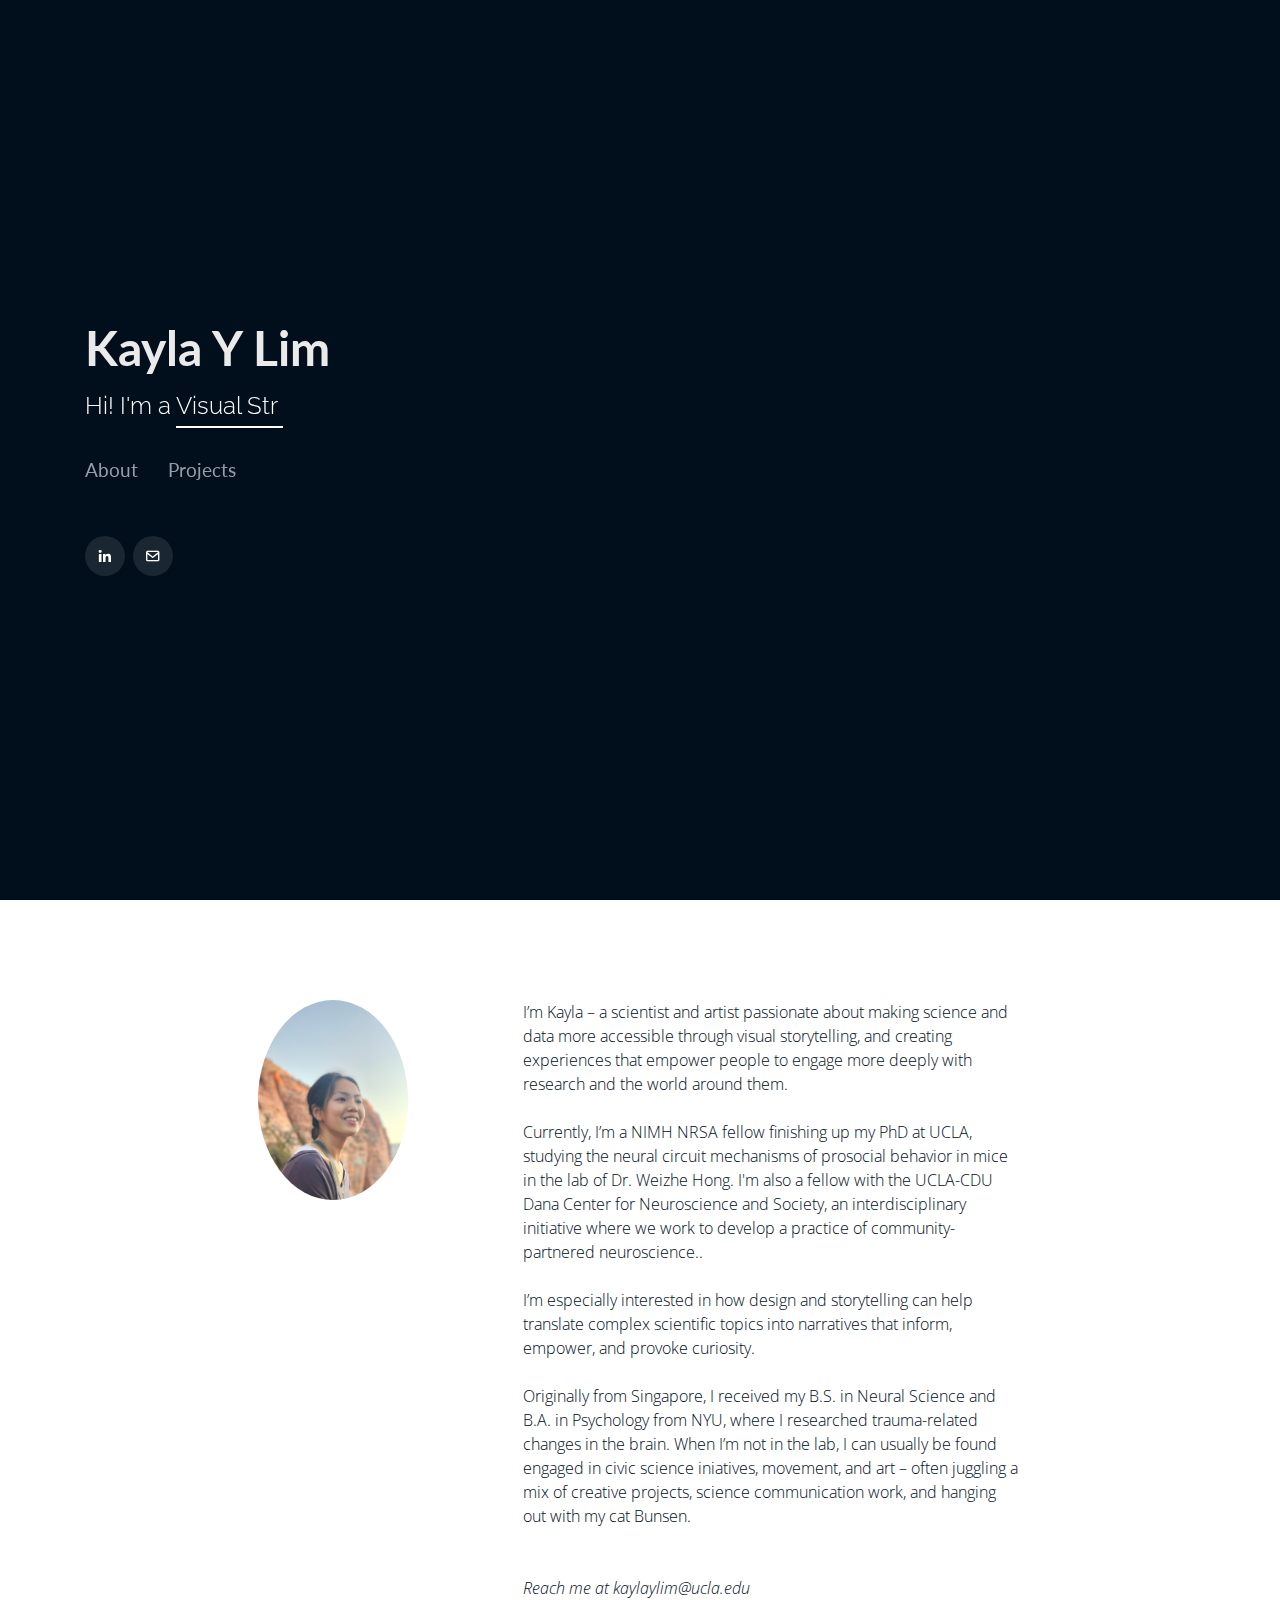
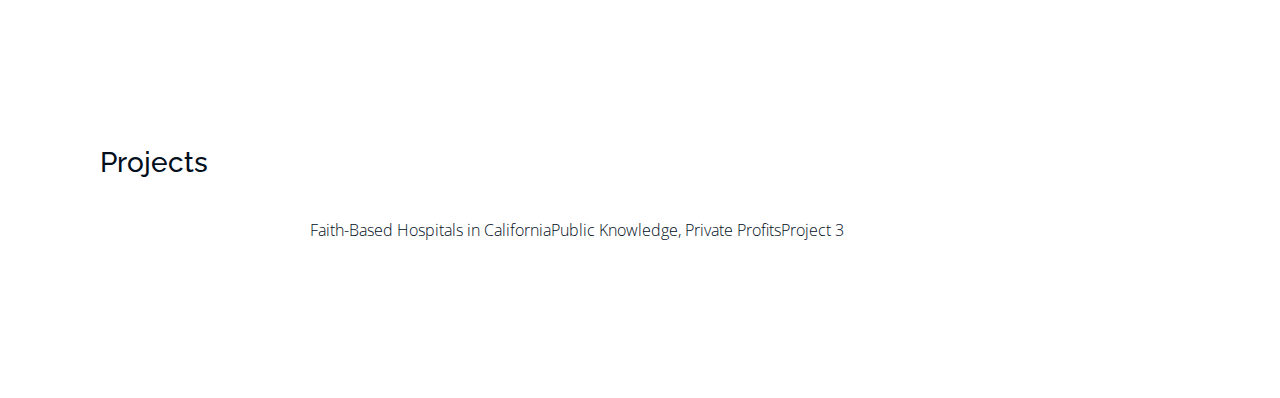
<file: index.html>
<!DOCTYPE html>
<html lang="en">

<head>
  <!-- Google Tag Manager -->
  <script>(function(w,d,s,l,i){w[l]=w[l]||[];w[l].push({'gtm.start':
  new Date().getTime(),event:'gtm.js'});var f=d.getElementsByTagName(s)[0],
  j=d.createElement(s),dl=l!='dataLayer'?'&l='+l:'';j.async=true;j.src=
  'https://www.googletagmanager.com/gtm.js?id='+i+dl;f.parentNode.insertBefore(j,f);
  })(window,document,'script','dataLayer','GTM-5BB8W2X');</script>
  <!-- End Google Tag Manager -->
  <link rel="icon" type="image/png" href="/favicon.png"/>
  <meta charset="utf-8">
  <meta content="width=device-width, initial-scale=1.0" name="viewport">

  <title>Kayla Y Lim</title>
  <meta name="author" content="Kayla Y Lim">
  <meta name="keywords" content="Kayla Y Lim, science communicator, visual storytelling, creative research, scientific illustration, public engagement, science and society, data-informed communication, neuroscience outreach, infographic portfolio, UCLA, research communication, narrative science design">
  <meta name="description" content="Portfolio of Kayla Y Lim – scientist, artist, and communicator creating visuals and narratives that connect science, data, and society.">
  <meta property="og:url" content="https://www.kaylaylim.com">
  <meta property="og:type" content="website">


  <!-- Google Fonts -->
  <link href="https://fonts.googleapis.com/css?family=Open+Sans:300,300i,400,400i,600,600i,700,700i|Raleway:300,300i,400,400i,500,500i,600,600i,700,700i|Lato:300,300i,400,400i,500,500i,600,600i,700,700i" rel="stylesheet">

  <!-- Vendor CSS Files -->
  <link href="assets/vendor/bootstrap/css/bootstrap.min.css" rel="stylesheet">
  <link href="assets/vendor/icofont/icofont.min.css" rel="stylesheet">
  <link href="assets/vendor/remixicon/remixicon.css" rel="stylesheet">
  <link href="assets/vendor/owl.carousel/assets/owl.carousel.min.css" rel="stylesheet">
  <link href="assets/vendor/boxicons/css/boxicons.min.css" rel="stylesheet">
  <link href="assets/vendor/venobox/venobox.css" rel="stylesheet">

  <!-- Template Main CSS File -->
  <link href="assets/css/style.css" rel="stylesheet">

  <!-- Google tag (gtag.js) for Google Analytics -->
  <script async src="https://www.googletagmanager.com/gtag/js?id=G-BDYFN6VZ72"></script>
  <script>
    window.dataLayer = window.dataLayer || [];
    function gtag(){dataLayer.push(arguments);}
    gtag('js', new Date());

    gtag('config', 'G-BDYFN6VZ72');
  </script>


  <!-- =======================================================
  * Template Name: Personal - v2.1.0
  * Template URL: https://bootstrapmade.com/personal-free-resume-bootstrap-template/
  * Author: BootstrapMade.com
  * License: https://bootstrapmade.com/license/
  ======================================================== -->
</head>

<body>
  
  
  <!-- ======= Header ======= -->
  <header id="header" class="header-tops">
<meta name="keywords" content="Kayla Y Lim, science communicator, visual storytelling, creative research, scientific illustration, public engagement, science and society, data-informed communication, neuroscience outreach, infographic portfolio, UCLA, research communication, narrative science design">
<meta name="author" content="Kayla Y Lim">
<meta name="description" content="Portfolio of Kayla Y Lim – scientist, artist, and communicator creating visuals and narratives that connect science, data, and society.">
<meta property="og:title" content="Kayla Y Lim – Science & Visual Storytelling">
<meta property="og:description" content="Scientist, artist, and science communicator creating accessible visuals and data-informed narratives at the intersection of research and public life.">
<meta property="og:url" content="https://www.kaylaylim.com">
<meta property="og:type" content="website">

    <div class="container">

      <h1><a href="index.html">Kayla Y Lim</a></h1>
      <h2 style="color:#fff">Hi! I'm a <span class="typing" style="color:#fff"></span></h2>
      <nav class="nav-menu d-none d-lg-block">
        <ul>
          <li><a href="#about"><span>About</span></a></li>
          <li><a href="#projects"> <span>Projects</span></a></li>-
        </ul>
      </nav><!-- .nav-menu -->

      <div class="social-links">
          <a href="https://www.linkedin.com/in/kayla-y-lim/" target="_blank" class="linkedin"><i class="bx bxl-linkedin"></i></a>
          <a href="mailto:kaylaylim@ucla.edu" target="_blank" class="google"><i class="bx bx-envelope"></i></a>

      </div>

    </div>
  </header><!-- End Header -->

  <!-- ======= About Section ======= -->
 <section id="about" class="section about-section section-show" style="background-color: #fff; color: #010e1b;">
    <div class="container row justify-content-center col-lg-8 col-md-10 col-sm-12 mx-auto">

        <!-- Image column -->
      <div class="col-lg-4 col-md-4 col-sm-12 mb-4 mb-md-0 pt-4 pt-lg-0">
        <img src="assets/img/portrait.jpg" alt="kaylaphoto" class="oblong-photo img-fluid">
      </div>

      <!-- Text column -->
      <div class="col-lg-8 col-md-8 col-sm-12 text-block mb-4 mb-md-0 pt-4 pt-lg-0">
        I’m Kayla – a scientist and artist passionate about making science and data more accessible through visual storytelling, and creating experiences that empower people to engage more deeply with research and the world around them.
        <br><br>
        Currently, I’m a NIMH NRSA fellow finishing up my PhD at UCLA, studying the neural circuit mechanisms of prosocial behavior in mice in the lab of Dr. Weizhe Hong. I'm also a fellow with the UCLA-CDU Dana Center for Neuroscience and Society, an interdisciplinary initiative where we work to develop a practice of community-partnered neuroscience..
        <br><br>
        I’m especially interested in how design and storytelling can help translate complex scientific topics into narratives that inform, empower, and provoke curiosity. 
        <br><br>
        Originally from Singapore, I received my B.S. in Neural Science and B.A. in Psychology from NYU, where I researched trauma-related changes in the brain. When I’m not in the lab, I can usually be found engaged in civic science iniatives, movement, and art – often juggling a mix of creative projects, science communication work, and hanging out with my cat Bunsen.
        <br><br><br>
        <em>Reach me at kaylaylim@ucla.edu </em> </p>
      </div>
    </div>
  </section>
  <!-- End About Me -->


  <!-- Start Projects Section -->
  <section id="projects" class="section projects-section section-show" style="background-color: #fff; color: #010e1b; ">
    <div class="container">
        <h3>Projects</h3>
        <div class="container row justify-content-left col-lg-8 col-md-10 col-sm-12 mx-auto"> 
          <br>
          <a href="faithbased.html">Faith-Based Hospitals in California</a><br><br>
          <a href="publishingcartel.html">Public Knowledge, Private Profits</a><br><br>
          <a href="project3.html">Project 3</a><br><br>
          <br><br><br>
          </div>
        </div>

    </div>
  </section> 
  <!-- End Projects Section -->


  <!-- Vendor JS Files -->
  <script src="assets/vendor/jquery/jquery.min.js"></script>
  <script src="assets/vendor/bootstrap/js/bootstrap.bundle.min.js"></script>
  <script src="assets/vendor/jquery.easing/jquery.easing.min.js"></script>
  <script src="assets/vendor/php-email-form/validate.js"></script>
  <script src="assets/vendor/waypoints/jquery.waypoints.min.js"></script>
  <script src="assets/vendor/counterup/counterup.min.js"></script>
  <script src="assets/vendor/owl.carousel/owl.carousel.min.js"></script>
  <script src="assets/vendor/isotope-layout/isotope.pkgd.min.js"></script>
  <script src="assets/vendor/venobox/venobox.min.js"></script>
  <script src="assets/vendor/typed.js/typed.min.js"></script>
  <script type="text/javascript">
    var typed = new Typed('.typing',{
      strings: ["Visual Strategist", "Neuroscientist", "Civic Science Advocate"],
      loop: true,
      typeSpeed: 65,
      backSpeed: 40
    });
  </script>

  <!-- Template Main JS File -->
  <script src="assets/js/main.js"></script>

</body>

</html>
</file>
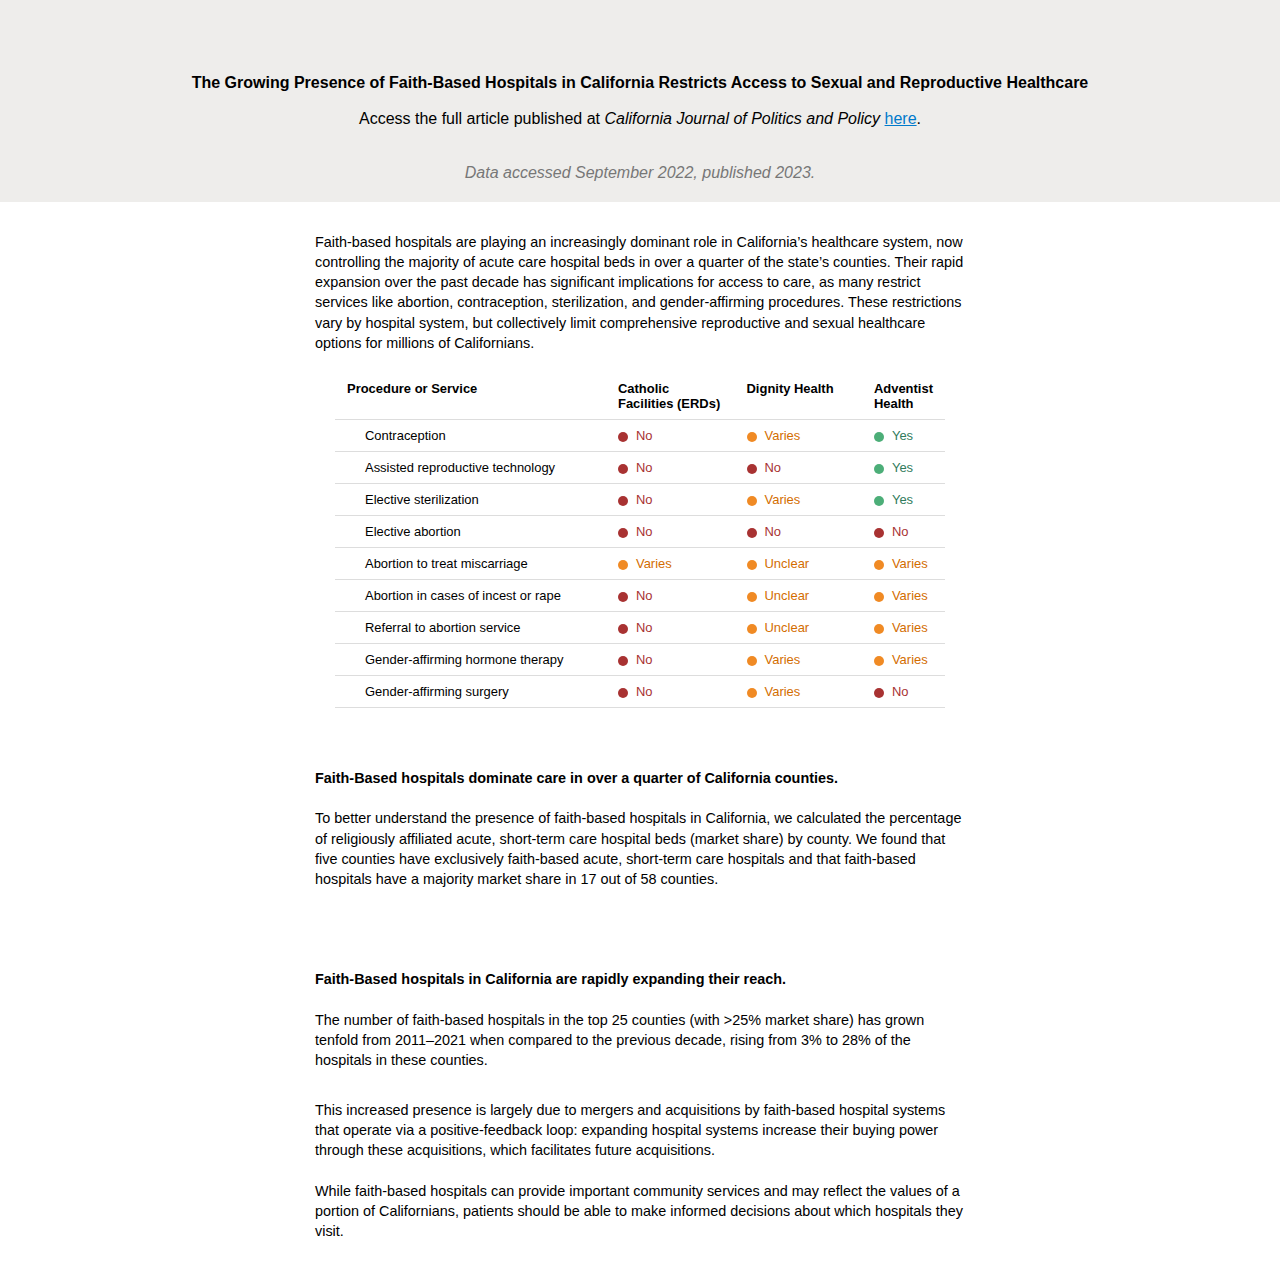
<file: faithbased.html>
<!DOCTYPE html>
<html lang="en">
<head>
  <meta charset="UTF-8" />
  <meta name="viewport" content="width=device-width, initial-scale=1.0" />
  <title>Faith-Based Hospitals</title>
  <style>
    body {
      margin: 0;
      padding: 0;
      font-family: sans-serif;
      background: #fff;
    }
    .wrapper {
      max-width: 650px;
      margin: 0 auto;
      padding: 20px;
      text-align: left;
    }
    .info-box {
      width: 100vw;
      background: #eeedeb;
      padding: 20px;
      box-sizing: border-box;
    }
    .info-box .inner {
      max-width: 80%;;
      margin: 0 auto;
      text-align: center;
    }
    .info-box a {
      color: #007acc;
      text-decoration: underline;
    }
    .chart-container {
      background: white;
      padding: 20px 0;
    }
    .chart-text {
      font-size: 0.9em;
      line-height: 1.4;
      max-width: 800px;
      margin: 0 auto 20px auto;
    }
  </style>
  <!-- DataTables CSS + Responsive extension -->
  <link rel="stylesheet" href="https://cdn.datatables.net/1.13.6/css/jquery.dataTables.min.css">
  <link rel="stylesheet" href="https://cdn.datatables.net/responsive/2.5.0/css/responsive.dataTables.min.css">

  <!-- jQuery + DataTables core -->
  <script src="https://code.jquery.com/jquery-3.7.1.min.js"></script>
  <script src="https://cdn.datatables.net/1.13.6/js/jquery.dataTables.min.js"></script>

  <!-- DataTables Responsive extension JS -->
  <script src="https://cdn.datatables.net/responsive/2.5.0/js/dataTables.responsive.min.js"></script>

  <!-- Google tag (gtag.js) for Google Analytics -->
  <script async src="https://www.googletagmanager.com/gtag/js?id=G-BDYFN6VZ72"></script>
  <script>
    window.dataLayer = window.dataLayer || [];
    function gtag(){dataLayer.push(arguments);}
    gtag('js', new Date());

    gtag('config', 'G-BDYFN6VZ72');
  </script>

</head>

<body>

  <!-- Header and intro text -->
  <div class="info-box">
    <div class="inner">
      <br><br><br><strong>The Growing Presence of Faith-Based Hospitals in California Restricts Access to Sexual and Reproductive Healthcare</strong><br>
      <br>Access the full article published at <em>California Journal of Politics and Policy</em> 
      <a href="https://escholarship.org/uc/item/4d90d2x0#main">here</a>.<br><br><br>
      <em style="font-weight: 300; color: #777;">Data accessed September 2022, published 2023. </em>
    </div>
  </div>

  <div class="wrapper">
    <div style="font-size: 0.9em; margin-top: 10px; line-height: 1.4;">
        Faith-based hospitals are playing an increasingly dominant role in California’s healthcare system, now controlling the majority of acute care hospital beds in over a quarter of the state’s counties. Their rapid expansion over the past decade has significant implications for access to care, as many restrict services like abortion, contraception, sterilization, and gender-affirming procedures. These restrictions vary by hospital system, but collectively limit comprehensive reproductive and sexual healthcare options for millions of Californians.
    </div>

  <!-- Table of restrictions -->
  <link rel="stylesheet" href="https://cdn.datatables.net/1.13.6/css/jquery.dataTables.min.css">
  <style>
    .hospital-restrictions-wrapper {
      font-family: sans-serif;
      font-size: 0.9em;
      max-width: 750px;
      margin: 0 auto;
      padding: 20px;
    }
    .hospital-restrictions-wrapper table {
      width: 100%;
      border-collapse: collapse;
      font-size: 0.9em;
      table-layout: auto;
    }
    .hospital-restrictions-wrapper th,
    .hospital-restrictions-wrapper td {
      padding: 8px 12px;
      text-align: left;
      position: relative;
      border-bottom: 1px solid #ddd;
      word-wrap: break-word;
      vertical-align: top;
    }
    .hospital-restrictions-wrapper th:nth-child(1),
    .hospital-restrictions-wrapper td:nth-child(1) {
      width: 45%;
      white-space: nowrap;
    }
    .hospital-restrictions-wrapper th:nth-child(2),
    .hospital-restrictions-wrapper th:nth-child(3),
    .hospital-restrictions-wrapper th:nth-child(4),
    .hospital-restrictions-wrapper td:nth-child(2),
    .hospital-restrictions-wrapper td:nth-child(3),
    .hospital-restrictions-wrapper td:nth-child(4) {
      width: 22%;
    }
    .hospital-restrictions-wrapper td::before {
      content: "";
      display: inline-block;
      width: 10px;
      height: 10px;
      border-radius: 50%;
      margin-right: 8px;
      vertical-align: middle;
    }
    .hospital-restrictions-wrapper td.red {
      color: #a83232;
    }
    .hospital-restrictions-wrapper td.yellow {
      color: #d36d00;
    }
    .hospital-restrictions-wrapper td.green {
      color: #317b5c;
    }
    .hospital-restrictions-wrapper td.red::before { background-color: #a83232; }
    .hospital-restrictions-wrapper td.yellow::before { background-color: #f08a24; }
    .hospital-restrictions-wrapper td.green::before { background-color: #4cae78; }
    .hospital-restrictions-wrapper td[data-tooltip]:hover::after {
      content: attr(data-tooltip);
      position: absolute;
      top: -5px;
      right: 100%;
      margin-right: 10px;
      background: white;
      color: #333;
      border: 1px solid #ccc;
      border-radius: 6px;
      padding: 12px;
      white-space: pre-wrap;
      max-width: 250px;
      box-shadow: 0 4px 10px rgba(0, 0, 0, 0.1);
      font-size: 0.9em;
      z-index: 1000;
    }
  </style>

  <div class="hospital-restrictions-wrapper">
    <table id="restrictions">
      <thead>
        <tr>
          <th>Procedure or Service</th>
          <th>Catholic Facilities (ERDs)</th>
          <th>Dignity Health</th>
          <th>Adventist Health</th>
        </tr>
      </thead>
      <tbody>
        <tr><td>Contraception</td><td class="red" data-tooltip="Not permitted.">No</td><td class="yellow" data-tooltip="Individual other-than-Catholic facilities vary in their policies.">Varies</td><td class="green" data-tooltip="Permitted.">Yes</td></tr>
        <tr><td>Assisted reproductive technology</td><td class="red" data-tooltip="Not permitted.">No</td><td class="red" data-tooltip="Not permitted.">No</td><td class="green" data-tooltip="Permitted.">Yes</td></tr>
        <tr><td>Elective sterilization</td><td class="red" data-tooltip="Not permitted.">No</td><td class="yellow" data-tooltip="Individual other-than-Catholic facilities vary in their policies.">Varies</td><td class="green" data-tooltip="Permitted.">Yes</td></tr>
        <tr><td>Elective abortion</td><td class="red" data-tooltip="Not permitted.">No</td><td class="red" data-tooltip="Not permitted.">No</td><td class="red" data-tooltip="Not permitted.">No</td></tr>
        <tr><td>Abortion to treat miscarriage</td><td class="yellow" data-tooltip="Permitted when the pregnant person’s life is in immediate danger.">Varies</td><td class="yellow" data-tooltip="Referred to hospital ethics committee.">Unclear</td><td class="yellow" data-tooltip="Depends on timing and ethics committee decision.">Varies</td></tr>
        <tr><td>Abortion in cases of incest or rape</td><td class="red" data-tooltip="Not permitted.">No</td><td class="yellow" data-tooltip="Varies by individual hospital.">Unclear</td><td class="yellow" data-tooltip="Contingent on sexual assault victims presenting for a forensic exam.">Varies</td></tr>
        <tr><td>Referral to abortion service</td><td class="red" data-tooltip="Not permitted.">No</td><td class="yellow" data-tooltip="Patients must request or determine availability.">Unclear</td><td class="yellow" data-tooltip="Provided at physician's discretion.">Varies</td></tr>
        <tr><td>Gender-affirming hormone therapy</td><td class="red" data-tooltip="Not permitted.">No</td><td class="yellow" data-tooltip="Varies by facility.">Varies</td><td class="yellow" data-tooltip="Discrepancy between policy and practice.">Varies</td></tr>
        <tr><td>Gender-affirming surgery</td><td class="red" data-tooltip="Not permitted.">No</td><td class="yellow" data-tooltip="Only a few hospitals (e.g. Bakersfield, St. Francis) perform these surgeries.">Varies</td><td class="red" data-tooltip="Not permitted.">No</td></tr>
      </tbody>
    </table>
  </div>

  <script src="https://code.jquery.com/jquery-3.7.1.min.js"></script>
  <script src="https://cdn.datatables.net/1.13.6/js/jquery.dataTables.min.js"></script>
  <script>
    $(document).ready(function () {
      $('#restrictions').DataTable({
        paging: false,
        info: false,
        searching: false,
        ordering: false,
        responsive: true
      });
    });
  </script>



  <!-- datawrapper charts -->
    <div class="chart-container">
      <div class="chart-text">
        <br><strong>Faith-Based hospitals dominate care in over a quarter of California counties.</strong><br><br>
        To better understand the presence of faith-based hospitals in California, we calculated the percentage of religiously affiliated acute, short-term care hospital beds (market share) by county. We found that five counties have exclusively faith-based acute, short-term care hospitals and that faith-based hospitals have a majority market share in 17 out of 58 counties.
      </div>

      <div id="datawrapper-vis-Pn9vG" style="max-width: 60%;">
        <script type="text/javascript" defer src="https://datawrapper.dwcdn.net/Pn9vG/embed.js" charset="utf-8" data-target="#datawrapper-vis-Pn9vG"></script>
        <noscript><img src="https://datawrapper.dwcdn.net/Pn9vG/full.png" alt="" /></noscript>
      </div>
    </div>

    <div class="chart-container" >
      <div class="chart-text">
        <br><strong>Faith-Based hospitals in California are rapidly expanding their reach.</strong><br><br>
        The number of faith-based hospitals in the top 25 counties (with >25% market share) has grown tenfold from 2011–2021 when compared to the previous decade, rising from 3% to 28% of the hospitals in these counties.
      </div>

      <div style="max-width: 70%; display: flex-; justify-content: center; margin: 0 auto;" id="datawrapper-vis-0mZja">
        <script type="text/javascript" defer src="https://datawrapper.dwcdn.net/acE7q/embed.js" charset="utf-8" data-target="#datawrapper-vis-acE7q"></script>
        <noscript><img src="https://datawrapper.dwcdn.net/acE7q/full.png" alt="Percent increase in the number of religiously-affiliated hospitals in top 25 counties (&gt;25% market share)" /></noscript>
      </div>

      <div style="font-size: 0.9em; margin-top: 30px; line-height: 1.4;">
        This increased presence is largely due to mergers and acquisitions by faith-based hospital systems that operate via a positive-feedback loop: expanding hospital systems increase their buying power through these acquisitions, which facilitates future acquisitions. 
        <br><br>While faith-based hospitals can provide important community services and may reflect the values of a portion of Californians, patients should be able to make informed decisions about which hospitals they visit.
      </div>
    
    </div>
  </div>

</body>
</html>
</file>
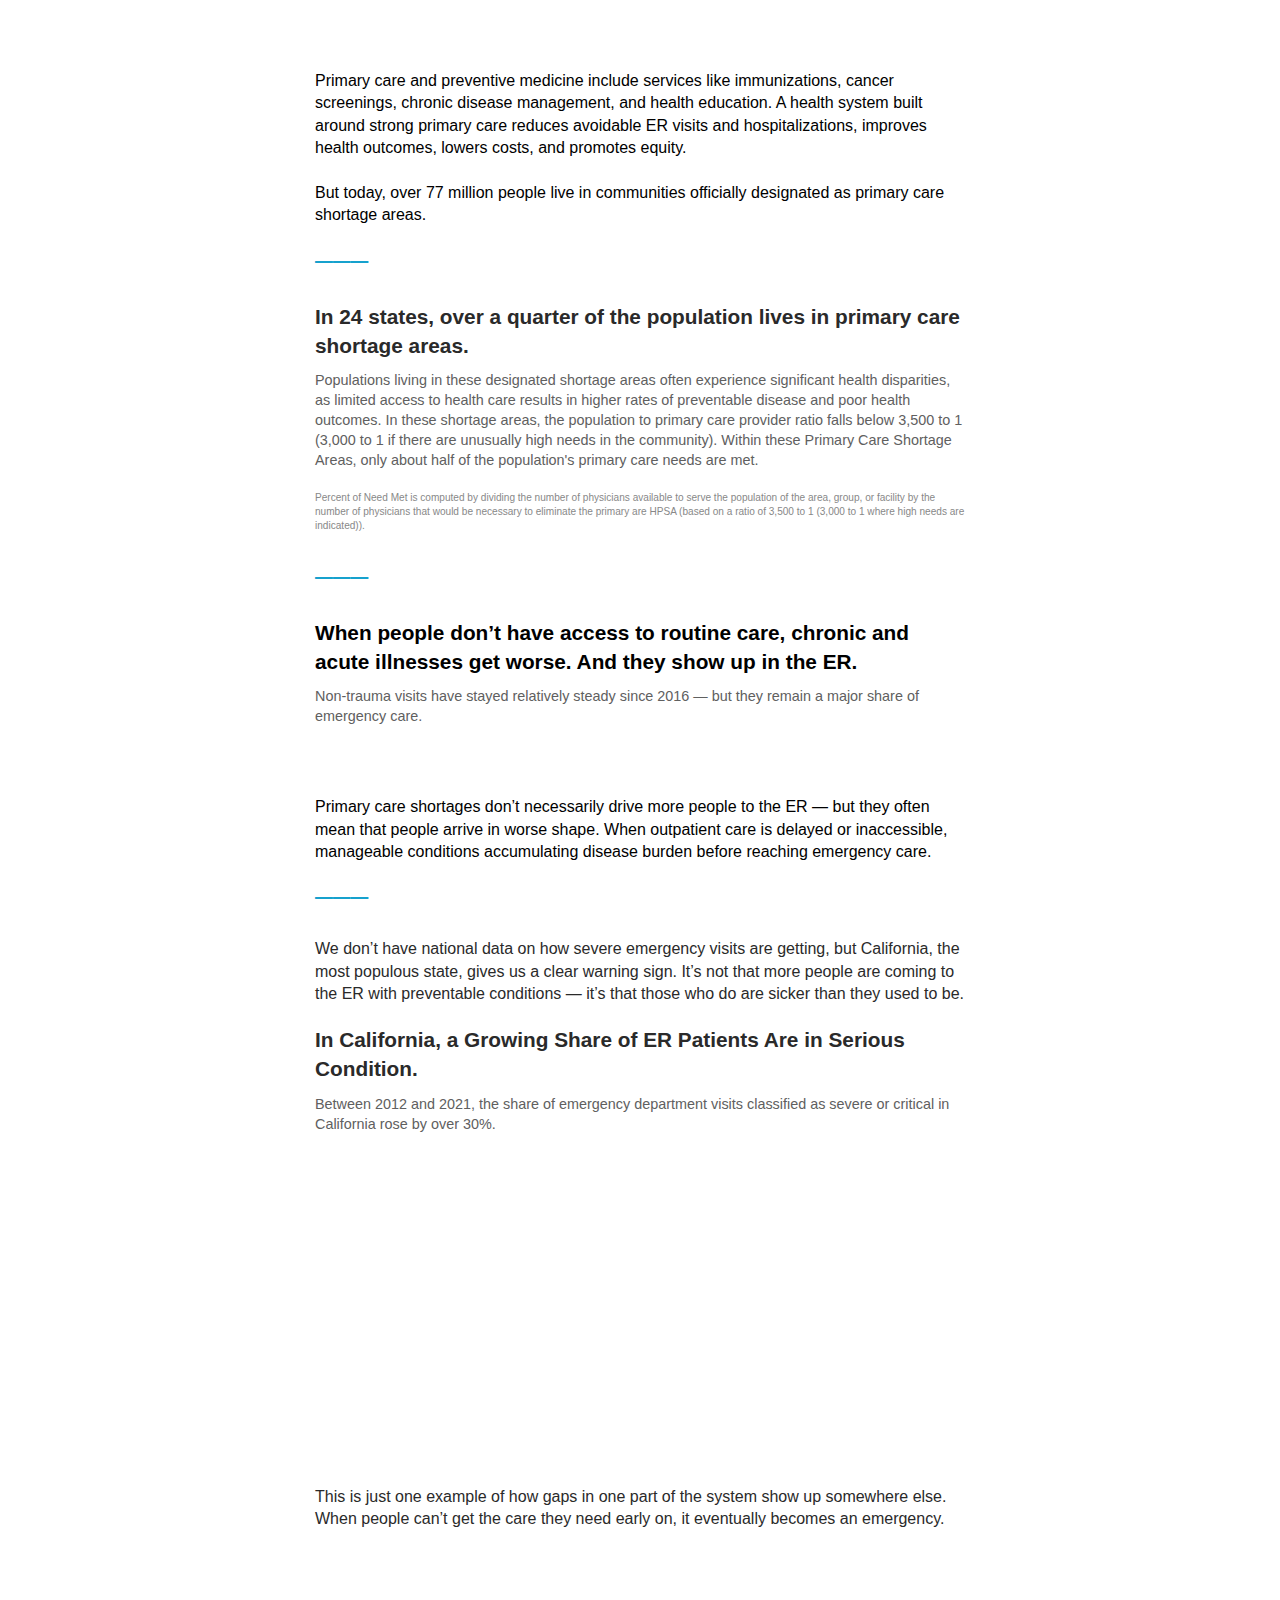
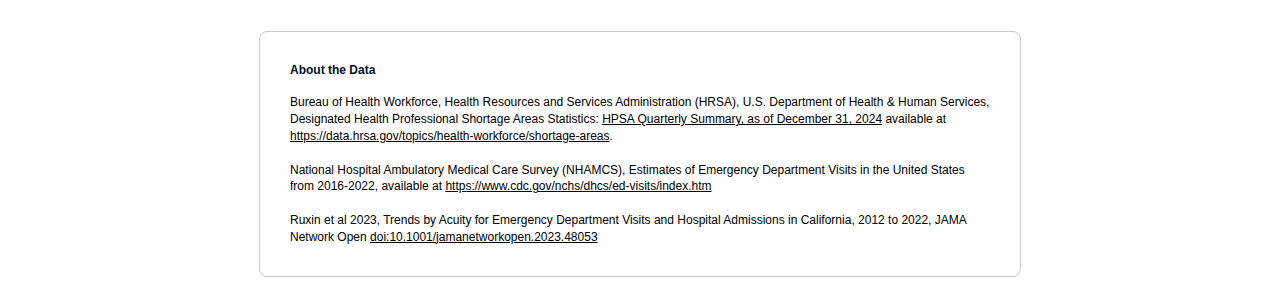
<file: primarycare.html>
<!DOCTYPE html>
<html lang="en">
<head>
  <meta charset="UTF-8" />
  <meta name="viewport" content="width=device-width, initial-scale=1.0" />
  <title>Primary Care Shortages</title>
  <style>
    body {
      margin: 0;
      padding: 0;
      font-family: sans-serif;
      background: #fff;
    }
    .wrapper {
      max-width: 650px;
      margin: 0 auto;
      padding: 20px;
      text-align: left;
    }
    .info-box {
      width: 100vw;
      background: #ffffff;
      padding: 20px;
      box-sizing: border-box;
    }
    .info-box .inner {
      max-width: 80%;;
      margin: 0 auto;
      text-align: center;
    }
    .info-box a {
      color: #007acc;
      text-decoration: underline;
    }
    .chart-container {
      background: white;
      max-width: 800px;
    }
    .chart-text {
      font-size: 0.9em;
      line-height: 1.4;
      max-width: 800px;
      margin: 0 auto 20px auto;
    }
  </style>
</head>
<body>

  <!-- Header and intro text -->
  <div class="info-box">
    <div class="inner">
      <!-- <br><br><br><strong>Primary Care Shortages</strong><br> -->
    </div>
  </div>

  <div class="wrapper">
    <div style="font-size: 1em; margin-top: 10px; line-height: 1.4;">
      Primary care and preventive medicine include services like immunizations, cancer screenings,
      chronic disease management, and health education. A health system built around strong primary
       care reduces avoidable ER visits and hospitalizations, improves health outcomes, lowers costs, 
       and promotes equity.
       <br><br>
       But today, over 77 million people live in communities officially designated as primary care shortage areas.
    </div>

    <div class="chart-text" style="font-size: 2em; margin-top: 10px; color: #16a1cd;">–––</div>

    <div class="chart-container">
      <div class="chart-text" style="font-size: 1em; color: #2a2a2a;">
        <strong style="font-size: 1.3em; margin-top: 10px">In 24 states, over a quarter of the population lives in primary care shortage areas.</strong>
        <div style="font-size: 0.9em; color: #606060; margin-top: 10px;">
          Populations living in these designated shortage areas often experience significant health disparities, 
          as limited access to health care results in higher rates of preventable disease and poor health outcomes.
          In these shortage areas, the population to primary care provider ratio falls below 3,500 to 1 
          (3,000 to 1 if there are unusually high needs in the community). 
          Within these Primary Care Shortage Areas, only about half of the population's primary care needs are met.
          </div>      
      </div>
      
        <!-- datawrapper chart 1 -->
      <div style="max-width: 60%;" id="datawrapper-vis-YNecH">
        <script type="text/javascript" defer src="https://datawrapper.dwcdn.net/YNecH/embed.js" charset="utf-8" data-target="#datawrapper-vis-YNecH"></script>
        <noscript><img src="https://datawrapper.dwcdn.net/YNecH/full.png" alt="" /></noscript>
      </div>
    </div>
    
    <div class="chart-text">
      <div style="font-size: 0.7em;color: #888888;"></strong>Percent of Need Met is computed by dividing the number of physicians available to serve the population of the area, group, or facility by the number of 
      physicians that would be necessary to eliminate the primary are HPSA (based on a ratio of 3,500 to 1 (3,000 to 1 where high needs are indicated)).</div>
    </div>
    
    <div class="chart-text" style="font-size: 2em; margin-top: 10px; color: #16a1cd;">–––</div>

    <div style="font-size: 1em; margin-top: 20px; line-height: 1.4;">
      <strong style="font-size: 1.3em; margin-top: 10px">When people don’t have access to routine care, chronic and acute illnesses get worse. And they show up in the ER.</strong>
        <div style="font-size: 0.9em; color: #606060; margin-top: 10px;">
          Non-trauma visits have stayed relatively steady since 2016 — but they remain a major share of emergency care. 
          </div> 
        </div>

        <!-- datawrapper chart 3 -->
    <div style="padding: 30px 0; width: 60%; margin: 0 auto;">
      <div id="datawrapper-vis-o8uad">
        <script type="text/javascript" defer src="https://datawrapper.dwcdn.net/o8uad/embed.js" charset="utf-8" data-target="#datawrapper-vis-o8uad"></script>
        <noscript><img src="https://datawrapper.dwcdn.net/o8uad/full.png" alt="" /></noscript>
      </div>
    </div>
        

    <div style="font-size: 1em; margin-top: 10px; line-height: 1.4;">
      Primary care shortages don’t necessarily drive more people to the ER — 
      but they often mean that people arrive in worse shape.
      When outpatient care is delayed or inaccessible, manageable conditions accumulating disease burden before reaching emergency care.
    </div>

    <div class="chart-text" style="font-size: 2em; margin-top: 10px; color: #16a1cd;">–––</div>

    <div class="chart-text" style="font-size: 1em; color: #2a2a2a; margin-top: 20px;">
      We don’t have national data on how severe emergency visits are getting, 
      but California, the most populous state, gives us a clear warning sign. 
      It’s not that more people are coming to the ER with preventable conditions — 
      it’s that those who do are sicker than they used to be.</div>
    
    <div class="chart-text" style="font-size: 1em; color: #2a2a2a; margin-top: 20px;">
      <strong style="font-size: 1.3em; margin-top: 10px">In California, a Growing Share of ER Patients Are in Serious Condition.</strong>
      <div style="font-size: 0.9em; color: #606060; margin-top: 10px;">
        Between 2012 and 2021, the share of emergency department visits classified as severe or critical in California 
        rose by over 30%. 
        </div>      
    </div>

     <!-- datawrapper chart 3 -->
     <div style="max-width: 90%; margin: 0 auto;"" id="datawrapper-vis-YNecH">
      <div style="min-height:312px" id="datawrapper-vis-C9EUx"><script type="text/javascript" defer src="https://datawrapper.dwcdn.net/C9EUx/embed.js" charset="utf-8" data-target="#datawrapper-vis-C9EUx"></script>
        <noscript><img src="https://datawrapper.dwcdn.net/C9EUx/full.png" alt="" /></noscript></div>
    </div>

    <div class="chart-text" style="font-size: 1em; color: #2a2a2a; margin-top: 20px;">
      This is just one example of how gaps in one part of the system show up somewhere else. 
      When people can’t get the care they need early on, it eventually becomes an emergency.
        </div>      
    </div>

    </div>
    

  <!-- Sources and Credits -->
  <div style="padding: 60px 20px 20px 20px; display: flex; align-items: flex-start; justify-content: center; text-align: left;">
    <div style="
      background: white;
      border: 1px solid #ccc;
      border-radius: 8px;
      padding: 30px;
      max-width: 700px;
      font-size: 0.75em;
      line-height: 1.4;
      color: #000000;
    ">
      <h4 style="margin-top: 0; color: #010e1b;">About the Data</h4>
      Bureau of Health Workforce, Health Resources and Services Administration (HRSA), 
      U.S. Department of Health & Human Services, Designated Health Professional Shortage Areas Statistics: 
      <a href="https://data.hrsa.gov/Default/GenerateHPSAQuarterlyReport" style="color: black; text-decoration: underline;">HPSA Quarterly Summary, as of December 31, 2024</a> available at 
      <a href="https://data.hrsa.gov/topics/health-workforce/shortage-areas" style="color: black; text-decoration: underline;">https://data.hrsa.gov/topics/health-workforce/shortage-areas</a>.
      <br><br>
      National Hospital Ambulatory Medical Care Survey (NHAMCS), Estimates of Emergency Department Visits in the United States from 2016-2022, available at <a href="https://www.cdc.gov/nchs/dhcs/ed-visits/index.htm" style="color: black; text-decoration: underline;">https://www.cdc.gov/nchs/dhcs/ed-visits/index.htm</a>
      <br><br>
      Ruxin et al 2023, Trends by Acuity for Emergency Department Visits and Hospital Admissions in California, 2012 to 2022, JAMA Network Open
      <a href="https://jamanetwork.com/journals/jamanetworkopen/fullarticle/2812897" style="color: black; text-decoration: underline;">doi:10.1001/jamanetworkopen.2023.48053</a>
      </div>
  </div>

</body>
</html>
</file>
<file: assets/vendor/venobox/venobox.css>
/* ------ venobox.css --------*/
.vbox-overlay *, .vbox-overlay *:before, .vbox-overlay *:after{
    -webkit-backface-visibility: hidden;
    -webkit-box-sizing:border-box;
    -moz-box-sizing:border-box;
    box-sizing:border-box;
}
.vbox-overlay * { 
    -webkit-backface-visibility: visible;
    backface-visibility: visible;
}
.vbox-overlay{
    display: -webkit-flex;
    display: flex;
    -webkit-flex-direction: column;
    flex-direction: column;
    -webkit-justify-content: center;
    justify-content: center;
    -webkit-align-items: center;
    align-items: center;
    position: fixed;
    left: 0;
    top: 0;
    bottom: 0;
    right: 0;
    z-index: 999999;
}

/* ----- navigation ----- */
.vbox-title{
    width: 100%;
    height: 40px;
    float: left;
    text-align: center;
    line-height: 28px;
    font-size: 12px;
    padding: 6px 50px;
    overflow: hidden;
    position: fixed;
    display: none;
    left: 0;
    z-index: 89;
}
.vbox-close{
    cursor: pointer;
    position: fixed;
    top: -1px;
    right: 0;
    width: 50px;
    height: 40px;
    padding: 6px;
    display: block;
    background-position:10px center;
    overflow: hidden;
    font-size: 24px;
    line-height: 1;
    text-align: center;
    z-index: 99;
}
.vbox-left{
    cursor: pointer;
    position: fixed;
    left: 0;
    height: 40px;
    overflow: hidden;
    line-height: 28px;
    font-size: 12px;
    z-index: 99;
    display: flex;
    align-items:center;
}
.vbox-num{
    display: inline-block;
    margin: 6px 0 6px 15px;
}
/* ----- Social share ----- */
.vbox-share{
    line-height: 28px;
    font-size: 12px;
    overflow: hidden;
    position: fixed;
    left: 0;
    z-index: 98;
    display: flex;
    align-items:center;
    justify-content: center;
    width: 100%;
    text-align: center;
}
.vbox-share svg{
    max-height: 28px;
    width: 28px;
    z-index: 10;
    margin-left: 12px;
    margin-top: 6px;
    margin-bottom: 6px;
    vertical-align: middle;
}


/* ----- navigation ARROWS ----- */
.vbox-next, .vbox-prev{
    position: fixed;
    top: 50%;
    margin-top: -15px;
    overflow: hidden;
    cursor: pointer;
    display: block;
    width: 45px;
    height: 45px;
    z-index: 99;
}
.vbox-next span, .vbox-prev span{
    position: relative;
    width: 20px;
    height: 20px;
    border: 2px solid transparent;
    border-top-color: #B6B6B6;
    border-right-color: #B6B6B6;
    text-indent: -100px;
    position: absolute;
    top: 8px;
    display: block;
}
.vbox-prev{
    left: 15px;
}
.vbox-next{
    right: 15px;
}
.vbox-prev span{
    left: 10px;
    -ms-transform: rotate(-135deg);
    -webkit-transform: rotate(-135deg);
    transform: rotate(-135deg);
}
.vbox-next span{
    -ms-transform: rotate(45deg);
    -webkit-transform: rotate(45deg);
    transform: rotate(45deg);
    right: 10px;
}
/* ------- inline window ------ */
.vbox-inline{
    width: 420px;
    height: 315px;
    height: 70vh;
    padding: 10px;
    background: #fff;
    margin: 0 auto;
    overflow: auto;
    text-align: left;
}
/* ------- Video & iFrames window ------ */
.venoframe{
    max-width: 100%;
    width: 100%;
    border: none;
    width: 100%;
    height: 260px;
    height: 70vh;
}
.venoframe.vbvid{
    height: 260px;
}
@media (min-width: 768px) {
    .venoframe, .vbox-inline{
        width: 90%;
        height: 360px;
        height: 70vh;
    }
    .venoframe.vbvid{
        width: 640px;
        height: 360px;
    }
}
@media (min-width: 992px) {
    .venoframe, .vbox-inline{
        max-width: 1200px;
        width: 80%;
        height: 540px;
        height: 70vh;
    }
    .venoframe.vbvid{
        width: 960px;
        height: 540px;
    }
}
/* 
Please do NOT edit this part! 
or at least read this note: http://i.imgur.com/7C0ws9e.gif
*/
.vbox-open{
    overflow: hidden;
}
.vbox-container{
    position: absolute;
    left: 0;
    right: 0;
    top: 0;
    bottom: 0;
    overflow-x: hidden;
    overflow-y: scroll;
    overflow-scrolling: touch;
    -webkit-overflow-scrolling: touch;
    z-index: 20;
    max-height: 100%;

}

.vbox-content{
    text-align: center;
    float: left;
    width: 100%;
    position: relative;
    overflow: hidden;
    padding: 20px 4%;
}
.vbox-container img{
    max-width: 100%;
    height: auto;
}
.vbox-figlio{
    box-shadow: 0 0 12px rgba(0,0,0,0.19), 0 6px 6px rgba(0,0,0,0.23);
    max-width: 100%;
    text-align: initial;
}
img.vbox-figlio{
    -webkit-user-select: none;
-khtml-user-select: none;
-moz-user-select: none;
-o-user-select: none;
user-select: none;
}
.vbox-content.swipe-left{
    margin-left: -200px !important;
}
.vbox-content.swipe-right{
    margin-left: 200px !important;
}
.vbox-animated{
    webkit-transition: margin 300ms ease-out;
    transition: margin 300ms ease-out;
}

/* ---------- preloader ----------
 * SPINKIT 
 * http://tobiasahlin.com/spinkit/
-------------------------------- */
.sk-double-bounce,.sk-rotating-plane{width:40px;height:40px;margin:40px auto}.sk-rotating-plane{background-color:#333;-webkit-animation:sk-rotatePlane 1.2s infinite ease-in-out;animation:sk-rotatePlane 1.2s infinite ease-in-out}@-webkit-keyframes sk-rotatePlane{0%{-webkit-transform:perspective(120px) rotateX(0) rotateY(0);transform:perspective(120px) rotateX(0) rotateY(0)}50%{-webkit-transform:perspective(120px) rotateX(-180.1deg) rotateY(0);transform:perspective(120px) rotateX(-180.1deg) rotateY(0)}100%{-webkit-transform:perspective(120px) rotateX(-180deg) rotateY(-179.9deg);transform:perspective(120px) rotateX(-180deg) rotateY(-179.9deg)}}@keyframes sk-rotatePlane{0%{-webkit-transform:perspective(120px) rotateX(0) rotateY(0);transform:perspective(120px) rotateX(0) rotateY(0)}50%{-webkit-transform:perspective(120px) rotateX(-180.1deg) rotateY(0);transform:perspective(120px) rotateX(-180.1deg) rotateY(0)}100%{-webkit-transform:perspective(120px) rotateX(-180deg) rotateY(-179.9deg);transform:perspective(120px) rotateX(-180deg) rotateY(-179.9deg)}}.sk-double-bounce{position:relative}.sk-double-bounce .sk-child{width:100%;height:100%;border-radius:50%;background-color:#333;opacity:.6;position:absolute;top:0;left:0;-webkit-animation:sk-doubleBounce 2s infinite ease-in-out;animation:sk-doubleBounce 2s infinite ease-in-out}.sk-chasing-dots .sk-child,.sk-spinner-pulse,.sk-three-bounce .sk-child{background-color:#333;border-radius:100%}.sk-double-bounce .sk-double-bounce2{-webkit-animation-delay:-1s;animation-delay:-1s}@-webkit-keyframes sk-doubleBounce{0%,100%{-webkit-transform:scale(0);transform:scale(0)}50%{-webkit-transform:scale(1);transform:scale(1)}}@keyframes sk-doubleBounce{0%,100%{-webkit-transform:scale(0);transform:scale(0)}50%{-webkit-transform:scale(1);transform:scale(1)}}.sk-wave{margin:40px auto;width:50px;height:40px;text-align:center;font-size:10px}.sk-wave .sk-rect{background-color:#333;height:100%;width:6px;display:inline-block;-webkit-animation:sk-waveStretchDelay 1.2s infinite ease-in-out;animation:sk-waveStretchDelay 1.2s infinite ease-in-out}.sk-wave .sk-rect1{-webkit-animation-delay:-1.2s;animation-delay:-1.2s}.sk-wave .sk-rect2{-webkit-animation-delay:-1.1s;animation-delay:-1.1s}.sk-wave .sk-rect3{-webkit-animation-delay:-1s;animation-delay:-1s}.sk-wave .sk-rect4{-webkit-animation-delay:-.9s;animation-delay:-.9s}.sk-wave .sk-rect5{-webkit-animation-delay:-.8s;animation-delay:-.8s}@-webkit-keyframes sk-waveStretchDelay{0%,100%,40%{-webkit-transform:scaleY(.4);transform:scaleY(.4)}20%{-webkit-transform:scaleY(1);transform:scaleY(1)}}@keyframes sk-waveStretchDelay{0%,100%,40%{-webkit-transform:scaleY(.4);transform:scaleY(.4)}20%{-webkit-transform:scaleY(1);transform:scaleY(1)}}.sk-wandering-cubes{margin:40px auto;width:40px;height:40px;position:relative}.sk-wandering-cubes .sk-cube{background-color:#333;width:10px;height:10px;position:absolute;top:0;left:0;-webkit-animation:sk-wanderingCube 1.8s ease-in-out -1.8s infinite both;animation:sk-wanderingCube 1.8s ease-in-out -1.8s infinite both}.sk-chasing-dots,.sk-spinner-pulse{width:40px;height:40px;margin:40px auto}.sk-wandering-cubes .sk-cube2{-webkit-animation-delay:-.9s;animation-delay:-.9s}@-webkit-keyframes sk-wanderingCube{0%{-webkit-transform:rotate(0);transform:rotate(0)}25%{-webkit-transform:translateX(30px) rotate(-90deg) scale(.5);transform:translateX(30px) rotate(-90deg) scale(.5)}50%{-webkit-transform:translateX(30px) translateY(30px) rotate(-179deg);transform:translateX(30px) translateY(30px) rotate(-179deg)}50.1%{-webkit-transform:translateX(30px) translateY(30px) rotate(-180deg);transform:translateX(30px) translateY(30px) rotate(-180deg)}75%{-webkit-transform:translateX(0) translateY(30px) rotate(-270deg) scale(.5);transform:translateX(0) translateY(30px) rotate(-270deg) scale(.5)}100%{-webkit-transform:rotate(-360deg);transform:rotate(-360deg)}}@keyframes sk-wanderingCube{0%{-webkit-transform:rotate(0);transform:rotate(0)}25%{-webkit-transform:translateX(30px) rotate(-90deg) scale(.5);transform:translateX(30px) rotate(-90deg) scale(.5)}50%{-webkit-transform:translateX(30px) translateY(30px) rotate(-179deg);transform:translateX(30px) translateY(30px) rotate(-179deg)}50.1%{-webkit-transform:translateX(30px) translateY(30px) rotate(-180deg);transform:translateX(30px) translateY(30px) rotate(-180deg)}75%{-webkit-transform:translateX(0) translateY(30px) rotate(-270deg) scale(.5);transform:translateX(0) translateY(30px) rotate(-270deg) scale(.5)}100%{-webkit-transform:rotate(-360deg);transform:rotate(-360deg)}}.sk-spinner-pulse{-webkit-animation:sk-pulseScaleOut 1s infinite ease-in-out;animation:sk-pulseScaleOut 1s infinite ease-in-out}@-webkit-keyframes sk-pulseScaleOut{0%{-webkit-transform:scale(0);transform:scale(0)}100%{-webkit-transform:scale(1);transform:scale(1);opacity:0}}@keyframes sk-pulseScaleOut{0%{-webkit-transform:scale(0);transform:scale(0)}100%{-webkit-transform:scale(1);transform:scale(1);opacity:0}}.sk-chasing-dots{position:relative;text-align:center;-webkit-animation:sk-chasingDotsRotate 2s infinite linear;animation:sk-chasingDotsRotate 2s infinite linear}.sk-chasing-dots .sk-child{width:60%;height:60%;display:inline-block;position:absolute;top:0;-webkit-animation:sk-chasingDotsBounce 2s infinite ease-in-out;animation:sk-chasingDotsBounce 2s infinite ease-in-out}.sk-chasing-dots .sk-dot2{top:auto;bottom:0;-webkit-animation-delay:-1s;animation-delay:-1s}@-webkit-keyframes sk-chasingDotsRotate{100%{-webkit-transform:rotate(360deg);transform:rotate(360deg)}}@keyframes sk-chasingDotsRotate{100%{-webkit-transform:rotate(360deg);transform:rotate(360deg)}}@-webkit-keyframes sk-chasingDotsBounce{0%,100%{-webkit-transform:scale(0);transform:scale(0)}50%{-webkit-transform:scale(1);transform:scale(1)}}@keyframes sk-chasingDotsBounce{0%,100%{-webkit-transform:scale(0);transform:scale(0)}50%{-webkit-transform:scale(1);transform:scale(1)}}.sk-three-bounce{margin:40px auto;width:80px;text-align:center}.sk-three-bounce .sk-child{width:20px;height:20px;display:inline-block;-webkit-animation:sk-three-bounce 1.4s ease-in-out 0s infinite both;animation:sk-three-bounce 1.4s ease-in-out 0s infinite both}.sk-circle .sk-child:before,.sk-fading-circle .sk-circle:before{display:block;border-radius:100%;content:'';background-color:#333}.sk-three-bounce .sk-bounce1{-webkit-animation-delay:-.32s;animation-delay:-.32s}.sk-three-bounce .sk-bounce2{-webkit-animation-delay:-.16s;animation-delay:-.16s}@-webkit-keyframes sk-three-bounce{0%,100%,80%{-webkit-transform:scale(0);transform:scale(0)}40%{-webkit-transform:scale(1);transform:scale(1)}}@keyframes sk-three-bounce{0%,100%,80%{-webkit-transform:scale(0);transform:scale(0)}40%{-webkit-transform:scale(1);transform:scale(1)}}.sk-circle{margin:40px auto;width:40px;height:40px;position:relative}.sk-circle .sk-child{width:100%;height:100%;position:absolute;left:0;top:0}.sk-circle .sk-child:before{margin:0 auto;width:15%;height:15%;-webkit-animation:sk-circleBounceDelay 1.2s infinite ease-in-out both;animation:sk-circleBounceDelay 1.2s infinite ease-in-out both}.sk-circle .sk-circle2{-webkit-transform:rotate(30deg);-ms-transform:rotate(30deg);transform:rotate(30deg)}.sk-circle .sk-circle3{-webkit-transform:rotate(60deg);-ms-transform:rotate(60deg);transform:rotate(60deg)}.sk-circle .sk-circle4{-webkit-transform:rotate(90deg);-ms-transform:rotate(90deg);transform:rotate(90deg)}.sk-circle .sk-circle5{-webkit-transform:rotate(120deg);-ms-transform:rotate(120deg);transform:rotate(120deg)}.sk-circle .sk-circle6{-webkit-transform:rotate(150deg);-ms-transform:rotate(150deg);transform:rotate(150deg)}.sk-circle .sk-circle7{-webkit-transform:rotate(180deg);-ms-transform:rotate(180deg);transform:rotate(180deg)}.sk-circle .sk-circle8{-webkit-transform:rotate(210deg);-ms-transform:rotate(210deg);transform:rotate(210deg)}.sk-circle .sk-circle9{-webkit-transform:rotate(240deg);-ms-transform:rotate(240deg);transform:rotate(240deg)}.sk-circle .sk-circle10{-webkit-transform:rotate(270deg);-ms-transform:rotate(270deg);transform:rotate(270deg)}.sk-circle .sk-circle11{-webkit-transform:rotate(300deg);-ms-transform:rotate(300deg);transform:rotate(300deg)}.sk-circle .sk-circle12{-webkit-transform:rotate(330deg);-ms-transform:rotate(330deg);transform:rotate(330deg)}.sk-circle .sk-circle2:before{-webkit-animation-delay:-1.1s;animation-delay:-1.1s}.sk-circle .sk-circle3:before{-webkit-animation-delay:-1s;animation-delay:-1s}.sk-circle .sk-circle4:before{-webkit-animation-delay:-.9s;animation-delay:-.9s}.sk-circle .sk-circle5:before{-webkit-animation-delay:-.8s;animation-delay:-.8s}.sk-circle .sk-circle6:before{-webkit-animation-delay:-.7s;animation-delay:-.7s}.sk-circle .sk-circle7:before{-webkit-animation-delay:-.6s;animation-delay:-.6s}.sk-circle .sk-circle8:before{-webkit-animation-delay:-.5s;animation-delay:-.5s}.sk-circle .sk-circle9:before{-webkit-animation-delay:-.4s;animation-delay:-.4s}.sk-circle .sk-circle10:before{-webkit-animation-delay:-.3s;animation-delay:-.3s}.sk-circle .sk-circle11:before{-webkit-animation-delay:-.2s;animation-delay:-.2s}.sk-circle .sk-circle12:before{-webkit-animation-delay:-.1s;animation-delay:-.1s}@-webkit-keyframes sk-circleBounceDelay{0%,100%,80%{-webkit-transform:scale(0);transform:scale(0)}40%{-webkit-transform:scale(1);transform:scale(1)}}@keyframes sk-circleBounceDelay{0%,100%,80%{-webkit-transform:scale(0);transform:scale(0)}40%{-webkit-transform:scale(1);transform:scale(1)}}.sk-cube-grid{width:40px;height:40px;margin:40px auto}.sk-cube-grid .sk-cube{width:33.33%;height:33.33%;background-color:#333;float:left;-webkit-animation:sk-cubeGridScaleDelay 1.3s infinite ease-in-out;animation:sk-cubeGridScaleDelay 1.3s infinite ease-in-out}.sk-cube-grid .sk-cube1{-webkit-animation-delay:.2s;animation-delay:.2s}.sk-cube-grid .sk-cube2{-webkit-animation-delay:.3s;animation-delay:.3s}.sk-cube-grid .sk-cube3{-webkit-animation-delay:.4s;animation-delay:.4s}.sk-cube-grid .sk-cube4{-webkit-animation-delay:.1s;animation-delay:.1s}.sk-cube-grid .sk-cube5{-webkit-animation-delay:.2s;animation-delay:.2s}.sk-cube-grid .sk-cube6{-webkit-animation-delay:.3s;animation-delay:.3s}.sk-cube-grid .sk-cube7{-webkit-animation-delay:0ms;animation-delay:0ms}.sk-cube-grid .sk-cube8{-webkit-animation-delay:.1s;animation-delay:.1s}.sk-cube-grid .sk-cube9{-webkit-animation-delay:.2s;animation-delay:.2s}@-webkit-keyframes sk-cubeGridScaleDelay{0%,100%,70%{-webkit-transform:scale3D(1,1,1);transform:scale3D(1,1,1)}35%{-webkit-transform:scale3D(0,0,1);transform:scale3D(0,0,1)}}@keyframes sk-cubeGridScaleDelay{0%,100%,70%{-webkit-transform:scale3D(1,1,1);transform:scale3D(1,1,1)}35%{-webkit-transform:scale3D(0,0,1);transform:scale3D(0,0,1)}}.sk-fading-circle{margin:40px auto;width:40px;height:40px;position:relative}.sk-fading-circle .sk-circle{width:100%;height:100%;position:absolute;left:0;top:0}.sk-fading-circle .sk-circle:before{margin:0 auto;width:15%;height:15%;-webkit-animation:sk-circleFadeDelay 1.2s infinite ease-in-out both;animation:sk-circleFadeDelay 1.2s infinite ease-in-out both}.sk-fading-circle .sk-circle2{-webkit-transform:rotate(30deg);-ms-transform:rotate(30deg);transform:rotate(30deg)}.sk-fading-circle .sk-circle3{-webkit-transform:rotate(60deg);-ms-transform:rotate(60deg);transform:rotate(60deg)}.sk-fading-circle .sk-circle4{-webkit-transform:rotate(90deg);-ms-transform:rotate(90deg);transform:rotate(90deg)}.sk-fading-circle .sk-circle5{-webkit-transform:rotate(120deg);-ms-transform:rotate(120deg);transform:rotate(120deg)}.sk-fading-circle .sk-circle6{-webkit-transform:rotate(150deg);-ms-transform:rotate(150deg);transform:rotate(150deg)}.sk-fading-circle .sk-circle7{-webkit-transform:rotate(180deg);-ms-transform:rotate(180deg);transform:rotate(180deg)}.sk-fading-circle .sk-circle8{-webkit-transform:rotate(210deg);-ms-transform:rotate(210deg);transform:rotate(210deg)}.sk-fading-circle .sk-circle9{-webkit-transform:rotate(240deg);-ms-transform:rotate(240deg);transform:rotate(240deg)}.sk-fading-circle .sk-circle10{-webkit-transform:rotate(270deg);-ms-transform:rotate(270deg);transform:rotate(270deg)}.sk-fading-circle .sk-circle11{-webkit-transform:rotate(300deg);-ms-transform:rotate(300deg);transform:rotate(300deg)}.sk-fading-circle .sk-circle12{-webkit-transform:rotate(330deg);-ms-transform:rotate(330deg);transform:rotate(330deg)}.sk-fading-circle .sk-circle2:before{-webkit-animation-delay:-1.1s;animation-delay:-1.1s}.sk-fading-circle .sk-circle3:before{-webkit-animation-delay:-1s;animation-delay:-1s}.sk-fading-circle .sk-circle4:before{-webkit-animation-delay:-.9s;animation-delay:-.9s}.sk-fading-circle .sk-circle5:before{-webkit-animation-delay:-.8s;animation-delay:-.8s}.sk-fading-circle .sk-circle6:before{-webkit-animation-delay:-.7s;animation-delay:-.7s}.sk-fading-circle .sk-circle7:before{-webkit-animation-delay:-.6s;animation-delay:-.6s}.sk-fading-circle .sk-circle8:before{-webkit-animation-delay:-.5s;animation-delay:-.5s}.sk-fading-circle .sk-circle9:before{-webkit-animation-delay:-.4s;animation-delay:-.4s}.sk-fading-circle .sk-circle10:before{-webkit-animation-delay:-.3s;animation-delay:-.3s}.sk-fading-circle .sk-circle11:before{-webkit-animation-delay:-.2s;animation-delay:-.2s}.sk-fading-circle .sk-circle12:before{-webkit-animation-delay:-.1s;animation-delay:-.1s}@-webkit-keyframes sk-circleFadeDelay{0%,100%,39%{opacity:0}40%{opacity:1}}@keyframes sk-circleFadeDelay{0%,100%,39%{opacity:0}40%{opacity:1}}.sk-folding-cube{margin:40px auto;width:40px;height:40px;position:relative;-webkit-transform:rotateZ(45deg);transform:rotateZ(45deg)}.sk-folding-cube .sk-cube{float:left;width:50%;height:50%;position:relative;-webkit-transform:scale(1.1);-ms-transform:scale(1.1);transform:scale(1.1)}.sk-folding-cube .sk-cube:before{content:'';position:absolute;top:0;left:0;width:100%;height:100%;background-color:#333;-webkit-animation:sk-foldCubeAngle 2.4s infinite linear both;animation:sk-foldCubeAngle 2.4s infinite linear both;-webkit-transform-origin:100% 100%;-ms-transform-origin:100% 100%;transform-origin:100% 100%}.sk-folding-cube .sk-cube2{-webkit-transform:scale(1.1) rotateZ(90deg);transform:scale(1.1) rotateZ(90deg)}.sk-folding-cube .sk-cube3{-webkit-transform:scale(1.1) rotateZ(180deg);transform:scale(1.1) rotateZ(180deg)}.sk-folding-cube .sk-cube4{-webkit-transform:scale(1.1) rotateZ(270deg);transform:scale(1.1) rotateZ(270deg)}.sk-folding-cube .sk-cube2:before{-webkit-animation-delay:.3s;animation-delay:.3s}.sk-folding-cube .sk-cube3:before{-webkit-animation-delay:.6s;animation-delay:.6s}.sk-folding-cube .sk-cube4:before{-webkit-animation-delay:.9s;animation-delay:.9s}@-webkit-keyframes sk-foldCubeAngle{0%,10%{-webkit-transform:perspective(140px) rotateX(-180deg);transform:perspective(140px) rotateX(-180deg);opacity:0}25%,75%{-webkit-transform:perspective(140px) rotateX(0);transform:perspective(140px) rotateX(0);opacity:1}100%,90%{-webkit-transform:perspective(140px) rotateY(180deg);transform:perspective(140px) rotateY(180deg);opacity:0}}@keyframes sk-foldCubeAngle{0%,10%{-webkit-transform:perspective(140px) rotateX(-180deg);transform:perspective(140px) rotateX(-180deg);opacity:0}25%,75%{-webkit-transform:perspective(140px) rotateX(0);transform:perspective(140px) rotateX(0);opacity:1}100%,90%{-webkit-transform:perspective(140px) rotateY(180deg);transform:perspective(140px) rotateY(180deg);opacity:0}}
</file>
<file: assets/css/style.css>
/**
* Template Name: Personal - v2.1.0
* Template URL: https://bootstrapmade.com/personal-free-resume-bootstrap-template/
* Author: BootstrapMade.com
* License: https://bootstrapmade.com/license/
*/

/*--------------------------------------------------------------
# General
--------------------------------------------------------------*/
body {
  font-family: "Open Sans", sans-serif;
  color: #010e1b;
  position: relative;
  background: transparent;
  font-weight: 300;
}

body::before {
  content: "";
  position: fixed;
  background: #010e1b;
  background-size: cover;
  left: 0;
  right: 0;
  top: 0;
  height: 100vh;
}

@media (min-width: 1024px) {
  body::before {
    background-attachment: fixed;
  }
}

a {
  color: #010e1b;
}

a:hover {
  color: #010e1b;
  text-decoration: none;
}

h1, h2, h3, h4, h5, h6 {
  font-family: "Raleway", sans-serif;
}

ul li {
  margin-bottom: 12px;
}


  /* White background override for individual sections */
  #about, #projects {
    background-color: #fff;
    color: #333;
    position: relative;
    z-index: 3;
  }

  #about .section-title h2,
  #projects .section-title h2 {
    color: #010e1b;
  }

  #about p,
  #projects p,
  #about li,
  #projects li {
    color: #010e1b;
  }



/*--------------------------------------------------------------
# Header
--------------------------------------------------------------*/
#header {
  transition: ease-in-out 0s;
  position: relative;
  height: 100vh;
  display: flex;
  align-items: center;
  z-index: 997;
  overflow-y: auto;
}

#header * {
  transition: ease-in-out 0s;
}

#header h1 {
  font-size: 48px;
  margin-top: 0px;
  padding: 0;
  line-height: 1;
  font-weight: 700;
  font-family: "Lato", sans-serif;
}

#header h1 a, #header h1 a:hover {
  color: #eaeaea;
  line-height: 1;
  display: inline-block;
}

#header h2 {
  font-size: 24px;
  margin-top: 20px;
  color: #fff;
  font-weight: 300;
}

#header h2 span {
  color: #010e1b;
  border-bottom: 2px solid #fff;
  padding-bottom: 6px;
  font-weight: 300;
}

#header img {
  padding: 0;
  margin: 0;
}

#header .social-links {
  margin-top: 40px;
  display: flex;
}

#header .social-links a {
  font-size: 16px;
  display: flex;
  justify-content: center;
  align-items: center;
  background: rgba(255, 255, 255, 0.1);
  color: #fff;
  line-height: 1;
  margin-right: 8px;
  border-radius: 50%;
  width: 40px;
  height: 40px;
}

#header .social-links a:hover {
  background: #71befd;
}

@media (max-width: 992px) {
  #header h1 {
    font-size: 36px;
  }
  #header h2 {
    font-size: 20px;
    line-height: 30px;
  }
  #header .social-links {
    margin-top: 15px;
  }
  #header .container {
    display: flex;
    flex-direction: column;
    align-items: center;
  }
}

/*--------------------------------------------------------------
# Navigation Menu
--------------------------------------------------------------*/
/* Desktop Navigation */
.nav-menu {
  margin-top: 35px;
}

.nav-menu ul {
  display: flex;
  margin: 0;
  padding: 0;
  list-style: none;
}

.nav-menu li + li {
  margin-left: 30px;
}

.nav-menu a {
  display: block;
  position: relative;
  color: #939ea9;
  font-size: 19px;
  font-family: "Lato", sans-serif;
  font-weight: 400;
}

.nav-menu a:before {
  content: "";
  position: absolute;
  width: 0;
  height: 2px;
  bottom: -4px;
  left: 0;
  background-color: #294527;
  visibility: hidden;
  width: 0px;
  transition: all 0.3s ease-in-out 0s;
}

.nav-menu a:hover:before, .nav-menu li:hover > a:before, .nav-menu .active > a:before {
  visibility: visible;
  width: 25px;
}

.nav-menu a:hover, .nav-menu .active > a, .nav-menu li:hover > a {
  color: #010e1b;
  text-decoration: none;
}

/* Mobile Navigation */
.mobile-nav-toggle {
  position: fixed;
  right: 15px;
  top: 15px;
  z-index: 9998;
  border: 0;
  background: none;
  font-size: 24px;
  transition: all 0.4s;
  outline: none !important;
  line-height: 1;
  cursor: pointer;
  text-align: right;
}

.mobile-nav-toggle i {
  color: #fff;
}

.mobile-nav {
  position: fixed;
  top: 55px;
  right: 15px;
  bottom: 15px;
  left: 15px;
  z-index: 9999;
  overflow-y: auto;
  background: rgba(0, 0, 0, 0.7);
  transition: ease-in-out 0s;
  opacity: 0;
  visibility: hidden;
  border-radius: 10px;
  padding: 10px 0;
  border: 2px solid rgba(255, 255, 255, 0.12);
}

.mobile-nav * {
  margin: 0;
  padding: 0;
  list-style: none;
}

.mobile-nav a {
  display: block;
  position: relative;
  color: #fff;
  padding: 10px 20px;
  font-weight: 500;
  outline: none;
}

.mobile-nav a:hover, .mobile-nav .active > a, .mobile-nav li:hover > a {
  color: #1c7d32;
  text-decoration: none;
}

.mobile-nav-overly {
  width: 100%;
  height: 100%;
  z-index: 9997;
  top: 0;
  left: 0;
  position: fixed;
  background: rgba(9, 9, 9, 0.6);
  overflow: hidden;
  display: none;
  transition: ease-in-out 0s;
}

.mobile-nav-active {
  overflow: hidden;
}

.mobile-nav-active .mobile-nav {
  opacity: 1;
  visibility: visible;
}

.mobile-nav-active .mobile-nav-toggle i {
  color: #fff;
}

/* Header Top */
#header.header-top {
  height: 90px;
  position: fixed;
  left: 0;
  top: 0;
  right: 0;
  background: #fff;
}

#header.header-top .social-links, #header.header-top h2 {
  display: none;
}

#header.header-top h1 {
  margin-right: auto;
  font-size: 36px;
}

#header.header-top .container {
  display: flex;
  align-items: center;
}

#header.header-top .nav-menu {
  margin: 0;
}

@media (max-width: 768px) {
  #header.header-top {
    height: 60px;
  }
  #header.header-top h1 {
    font-size: 26px;
  }
}

/*--------------------------------------------------------------
# Sections General
--------------------------------------------------------------*/
section {
  display: none; /*overflow: hidden;*/
  position: relative;
  width: 100%;
  top: 0 ; /* was 70px, Force override */
  margin-top: 0 ;
  padding-top: 0 ;
  opacity: 0;
  z-index: 2;

  transition: opacity 0.15s ease;
}

section.section-show {
  display: block;
  top: 0;
  opacity: 1;
  padding-top: 70px; /* gives some room under the fixed header */
  padding-bottom: 0;
  z-index: 3;
}

section .container {
  background: rgba(0, 0, 0, 0);
  padding: 30px;
}

@media (max-width: 768px) {
  section {
    top: 120px;
  }
  section.section-show {
    top: 80px;
  }
}*/

.section-title h2 {
  font-size: 14px;
  font-weight: 500;
  padding: 0;
  line-height: 1px;
  margin: 0 0 20px 0;
  letter-spacing: 2px;
  text-transform: uppercase;
  color: #010e1b;
  font-family: "Lato", sans-serif;
}

.section-title h2::after {
  content: "";
  width: 120px;
  height: 1px;
  display: inline-block;
  background: #010e1b;
  margin: 4px 10px;
}

.section-title p {
  margin: 0;
  margin: -15px 0 15px 0;
  font-size: 36px;
  font-weight: 700;
  text-transform: uppercase;
  font-family: "Lato", sans-serif;
  color: #010e1b;
}

/*--------------------------------------------------------------
# About
--------------------------------------------------------------*/
.about-photo-text {
  display: flex;
  align-items: flex-start;
  gap: 30px;
  flex-wrap: wrap;
}

.oblong-photo {
  border-radius: 50%;
  width: 100%;
  max-width: 150px;
  height: auto;
  object-fit: cover;
}

.about-text {
  flex: 1;
  min-width: 280px;
}

/*--------------------------------------------------------------
# Projects
--------------------------------------------------------------*/
.project-link {
  display: inline-block;
  color: #010e1b;
  text-decoration: underline;
  transition: font-weight 0.2s, color 0.2s;
}

.project-link:hover {
  font-weight: bold;
  color: #003366;
  cursor: pointer;
}

  /*--
.about-me .content h3 {
  font-weight: 700;
  font-size: 26px;
  color: #f5f5f5;
}

.about-me .content ul {
  list-style: none;
  padding: 0;
}

.about-me .content ul li {
  padding-bottom: 10px;
}

.about-me .content ul i {
  font-size: 20px;
  padding-right: 2px;
  color: #f5f5f5;
}

.about-me .content p:last-child {
  margin-bottom: 0;
}*/

/*--------------------------------------------------------------
# Counts
--------------------------------------------------------------*/
.counts {
  padding: 70px 0 60px;
}

.counts .count-box {
  padding: 30px 30px 25px 30px;
  width: 100%;
  position: relative;
  text-align: center;
  background: rgba(255, 255, 255, 0.08);
}

.counts .count-box i {
  position: absolute;
  top: -25px;
  left: 50%;
  transform: translateX(-50%);
  font-size: 24px;
  background: rgba(255, 255, 255, 0.1);
  padding: 12px;
  color: #f5f5f5;
  border-radius: 50px;
}

.counts .count-box span {
  font-size: 36px;
  display: block;
  font-weight: 600;
  color: #fff;
}

.counts .count-box p {
  padding: 0;
  margin: 0;
  font-family: "Raleway", sans-serif;
  font-size: 14px;
}
</file>
